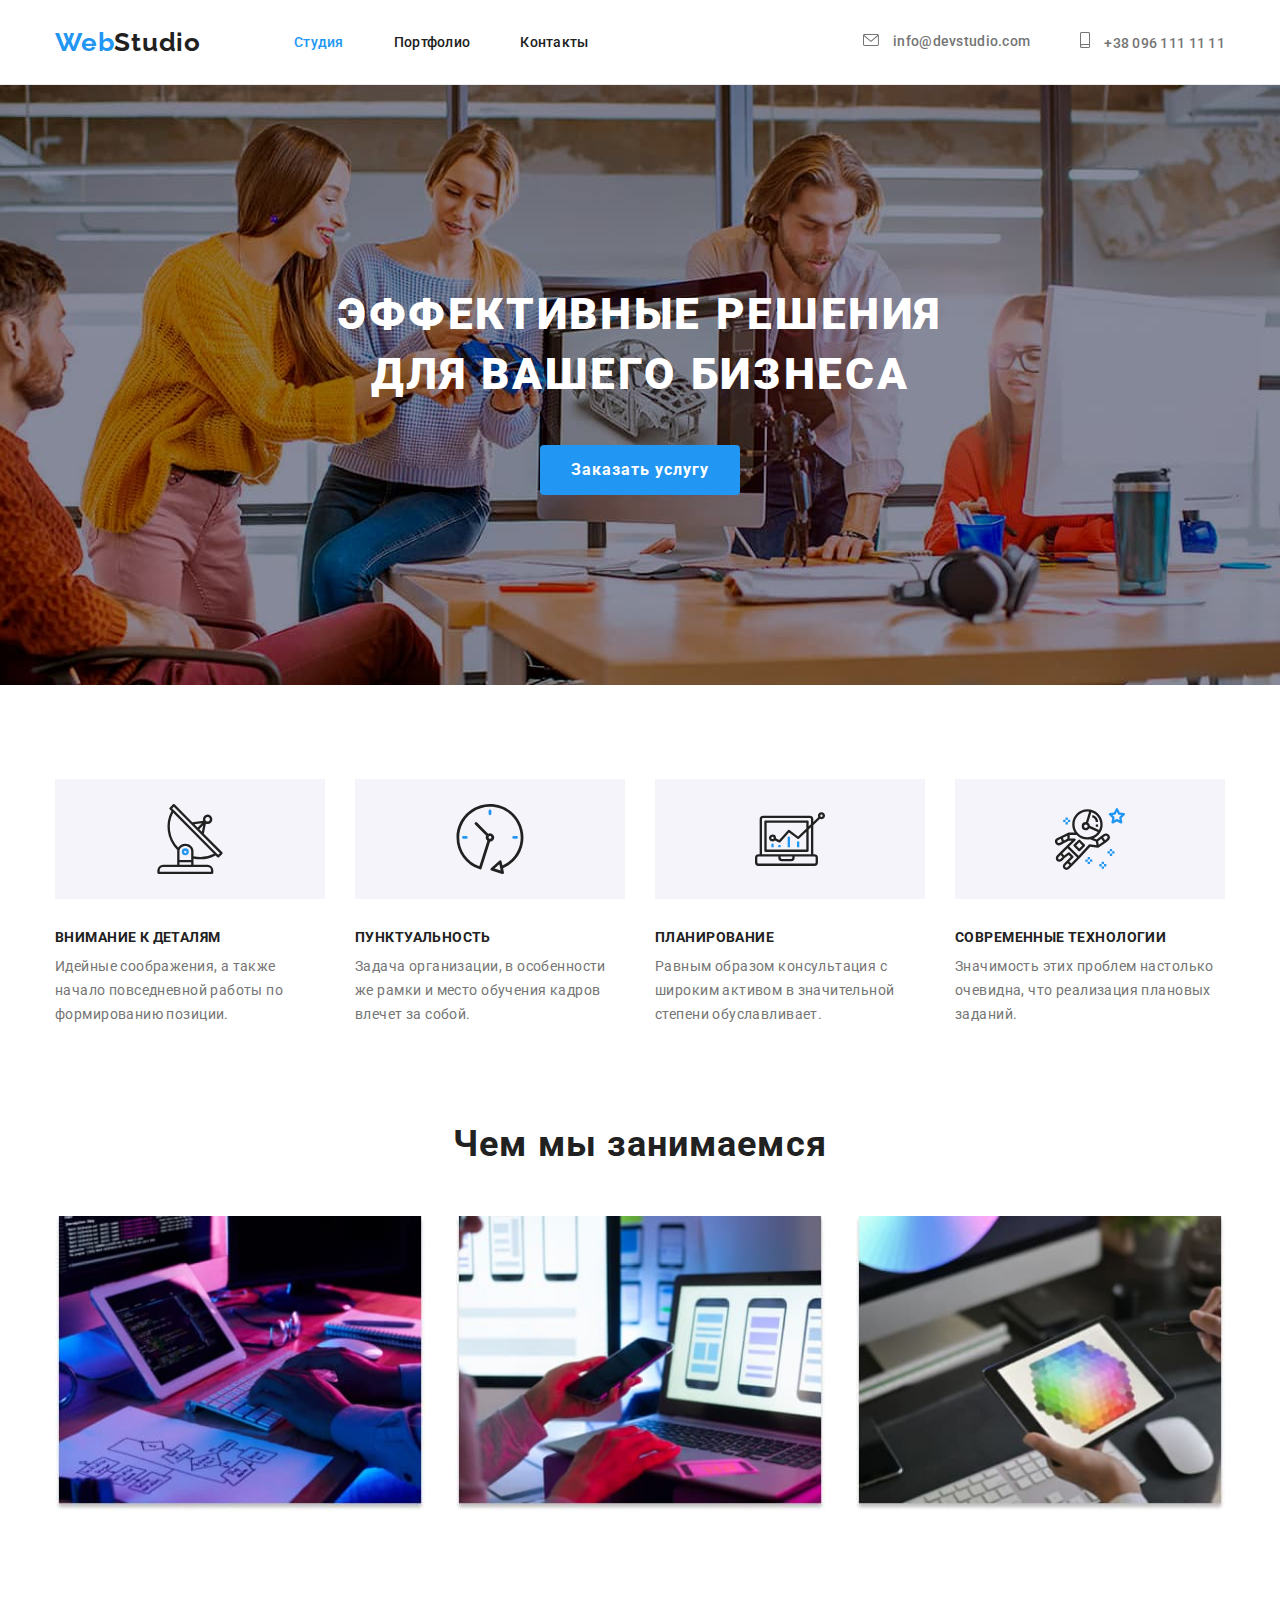
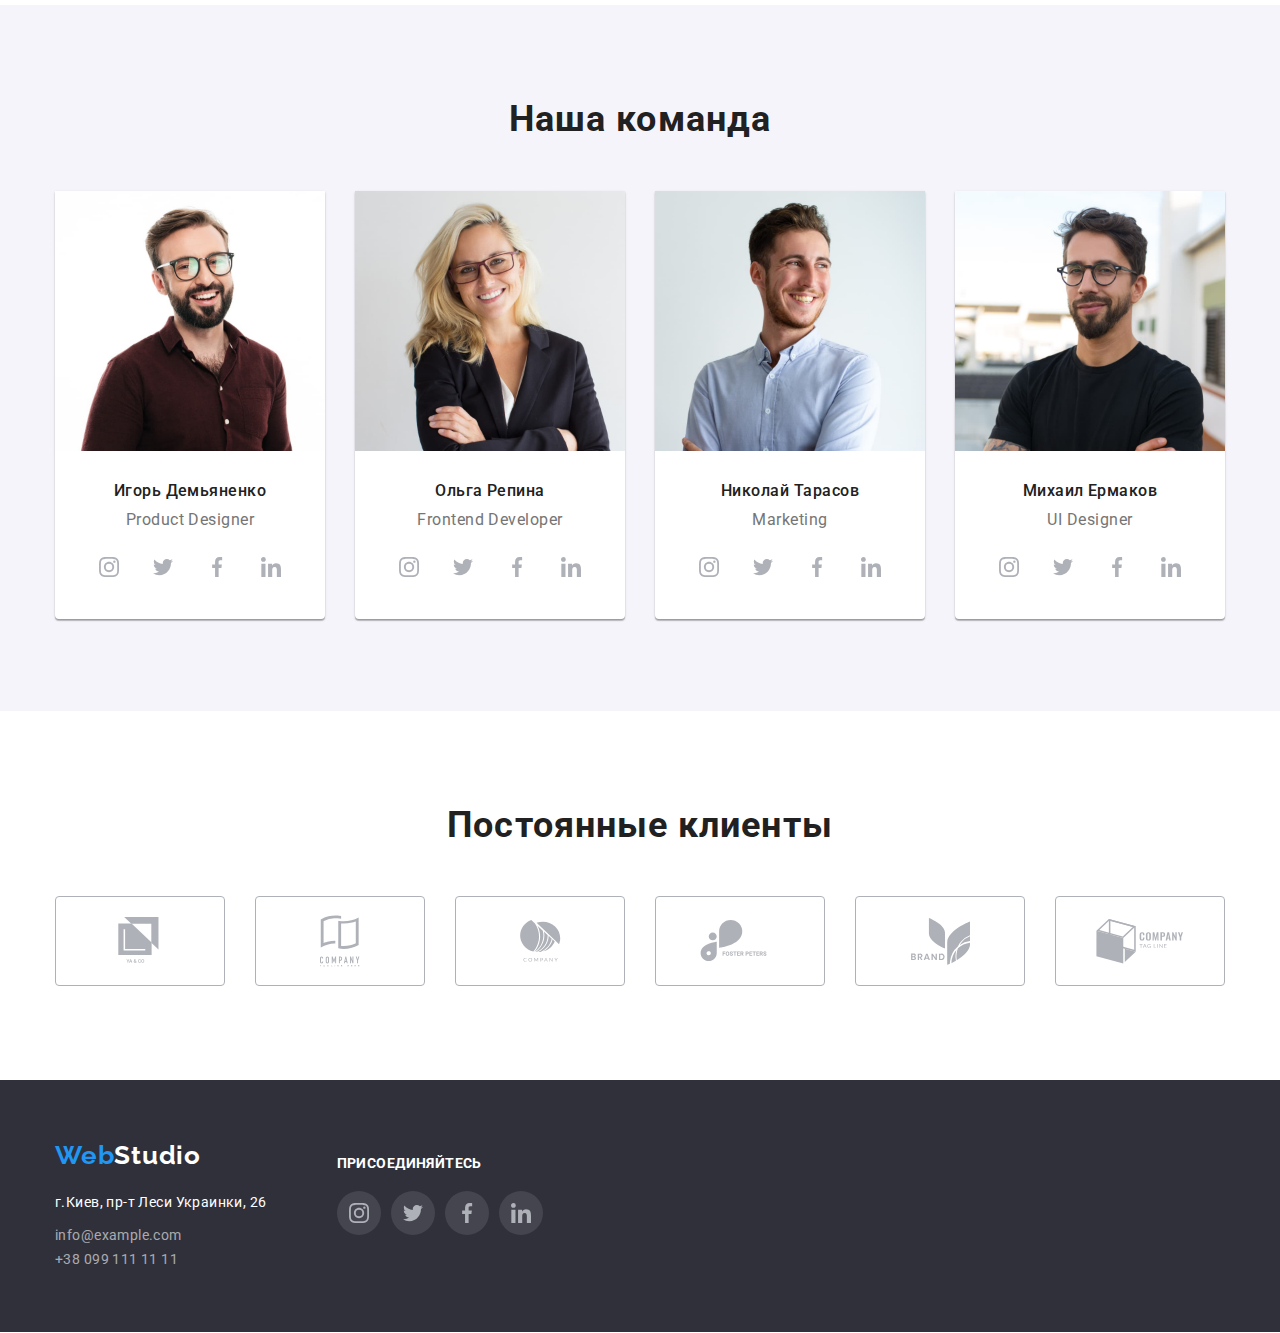
<file: index.html>
<!DOCTYPE html>
<html lang="ru">
  
<head>
    <meta charset="UTF-8">

    <meta name="viewport" content="width=device-width, initial-scale=1.0">
    <title>Document</title>
    <link rel="stylesheet" href="https://cdnjs.cloudflare.com/ajax/libs/modern-normalize/1.0.0/modern-normalize.css">
   
    <link 
    href="https://fonts.googleapis.com/css2?family=Raleway:wght@700&family=Roboto:wght@400;500;700;900&display=swap" rel="stylesheet">
<link rel="stylesheet" href="./css/studio.css">
</head>
<body>
   <!--header--> 
   <header class="header">
    <div class="container">
    <nav class="navigation" lang="en">
      <a class="logo link" href="./index.html">
        Web<span class="logo-light-theme">Studio</span>
      </a>
      <ul class="navigation-list list">
        <li class="navigation-list-item">
          <a class="navigation-list-link-s link" href="">Студия</a> </li>
        <li class="navigation-list-item">
          <a class="navigation-list-link link" href="./portfolio.html">Портфолио</a> </li>
        <li class="navigation-list-item">
          <a class="navigation-list-link link" href="">Контакты</a> </li>
      </ul>
    </nav>

       <address class="address">
         <ul class="address-light-theme list">
           <li class="contact-list-item"><a class="contact-list-link" href="">
            <svg width="16" height="12" class="contact-list-svg">
              <use href="./images/sprite.svg#icon-envelope">
     
              </use> </svg></a>
           
             <a class="address-light-theme-mail link" href="mailto:info@devstudio.com"  >info@devstudio.com
         
           </a></li>
           <li class="contact-list-item"><a class="contact-list-link" href="">
            <svg width="10" height="16" class="contact-list-svg">
              <use href="./images/sprite.svg#icon-smartphone">
     
              </use> </svg></a>
            <a class="address-light-theme-tel link" href="tel:+380961111111">+38 096 111 11 11</a></li>
        </ul>
       </address>
     </div>
   </header>
<main>
  <!--hero-->
 


  <section class="hero">
    <div class="overlay">
    <div class="container">
      
    <h1 class="title">Эффективные решения <br> для вашего бизнеса</h1>
    <a class="button link" href="">Заказать услугу</a> 
  </div>
  </section>
  <!--advantages-->
  <section>
    <div class="container">
    <h2 class="is-hidden">преимущества</h2>
    <ul class="advantages-item">
      <li class="advantages list icon-antenna">
    <h3 class="mini-subtitle">Внимание к деталям</h3>
    <p class="advantages-description">
      Идейные соображения, а также начало повседневной работы по формированию позиции.
    </p>
  </li>
  <li class="advantages list icon-clock">
    <h3 class="mini-subtitle">Пунктуальность</h3>
    <p class="advantages-description">
      Задача организации, в особенности же рамки и место обучения кадров влечет за собой.
    </p>
  </li>
  <li class="advantages list icon-diagram">
    <h3 class="mini-subtitle">Планирование</h3>
    <p class="advantages-description">
      Равным образом консультация с широким активом в значительной степени обуславливает.
    </p>
  </li>
  <li class="advantages list icon-astronaut">
    <h3 class="mini-subtitle">Современные технологии</h3>
    <p class="advantages-description">
      Значимость этих проблем настолько очевидна, что реализация плановых заданий.
    </p>
  </li>
  </ul>
</div>
  </div>
  </section>

  <!-- examples -->
  
  <section>
    <div class="container">
    <h2 class="subtitle">Чем мы занимаемся</h2>
    <ul class="examples-item">
      <li class="examples list"><img src="./images/examples/pc.jpg" alt="работа с ПК" width="370"/></li>
      <li class="examples list"><img src="./images/examples/mobile.jpg" alt="работа с мобильными приложениями" width="370"/></li>
      <li class="examples list"><img src="./images/examples/tablet.jpg" alt="работа с планшетами" width="370"/></li>
    </ul>
  </div>
  </section>
  <!--team-->
  <section class="team">
    <div class="container">
    <h2 class="team-subtitle">Наша команда</h2>
    <ul class="team-item">
           
        <li class="team-image list">
          <img src="./images/team/Demyanenko.jpg"  alt="фото Игоря Демьяненко" width="270" height="260"/>
         
      <h3 class="team-mini-subtitle">Игорь Демьяненко</h3>
      <p class="team-description" lang="en">Product Designer</p>

      <ul class="social-list list">
        <li class="social-list-item"><a class="social-list-link" href="">
          <svg class="social-list-svg" width="20" height="20">
            <use href="./images/sprite.svg#icon-instagram">

            </use>

          </svg>
        </a></li>
        <li class="social-list-item"><a class="social-list-link" href="">
          <svg class="social-list-svg" width="20" height="20">
            <use href="./images/sprite.svg#icon-twitter">

            </use>

          </svg>
        </a></li>
          <li class="social-list-item"><a class="social-list-link" href="">
            <svg class="social-list-svg" width="20" height="20">
              <use href="./images/sprite.svg#icon-facebook">
  
              </use>
  
            </svg>
          </a></li>
       <li class="social-list-item"><a class="social-list-link" href="">
        <svg class="social-list-svg" width="20" height="20">
          <use href="./images/sprite.svg#icon-linkedin">

          </use>

        </svg>
       </a></li>
      </ul>

      </li> 
      <li class="team-image list"> 
        <img src="./images/team/Repina.jpg" alt="фото Ольги Репиной" width="270" height="260" />
        <h3 class="team-mini-subtitle">Ольга Репина</h3>
        <p class="team-description" lang="en">Frontend Developer</p>
        <ul class="social-list list">
          <li class="social-list-item"><a class="social-list-link" href="">
            <svg class="social-list-svg" width="20" height="20">
              <use href="./images/sprite.svg#icon-instagram">
  
              </use>
  
            </svg>
          </a></li>
          <li class="social-list-item"><a class="social-list-link" href="">
            <svg class="social-list-svg" width="20" height="20">
              <use href="./images/sprite.svg#icon-twitter">
  
              </use>
  
            </svg>
          </a></li>
            <li class="social-list-item"><a class="social-list-link" href="">
              <svg class="social-list-svg" width="20" height="20">
                <use href="./images/sprite.svg#icon-facebook">
    
                </use>
    
              </svg>
            </a></li>
         <li class="social-list-item"><a class="social-list-link" href="">
          <svg class="social-list-svg" width="20" height="20">
            <use href="./images/sprite.svg#icon-linkedin">
  
            </use>
  
          </svg>
         </a></li>
        </ul>
      </li>
      
        <li class="team-image list"> 
          <img src="./images/team/Tarasov.jpg" alt="фото Николая Тарасова" width="270" height="260" />
          <h3 class="team-mini-subtitle">Николай Тарасов</h3>
          <p class="team-description" lang="en">Marketing</p>
          <ul class="social-list list">
            <li class="social-list-item"><a class="social-list-link" href="">
              <svg class="social-list-svg" width="20" height="20">
                <use href="./images/sprite.svg#icon-instagram">
    
                </use>
    
              </svg>
            </a></li>
            <li class="social-list-item"><a class="social-list-link" href="">
              <svg class="social-list-svg" width="20" height="20">
                <use href="./images/sprite.svg#icon-twitter">
    
                </use>
    
              </svg>
            </a></li>
              <li class="social-list-item"><a class="social-list-link" href="">
                <svg class="social-list-svg" width="20" height="20">
                  <use href="./images/sprite.svg#icon-facebook">
      
                  </use>
      
                </svg>
              </a></li>
           <li class="social-list-item"><a class="social-list-link" href="">
            <svg class="social-list-svg" width="20" height="20">
              <use href="./images/sprite.svg#icon-linkedin">
    
              </use>
    
            </svg>
           </a></li>
          </ul>
      </li>
    
        <li class="team-image list"> 
          <img src="./images/team/Ermakov.jpg" alt="фото Михаила Ермакова" width="270" height="260" />
          <h3 class="team-mini-subtitle">Михаил Ермаков</h3>
          <p class="team-description" lang="en">UI Designer</p>
          <ul class="social-list list">
            <li class="social-list-item"><a class="social-list-link" href="">
              <svg class="social-list-svg" width="20" height="20">
                <use href="./images/sprite.svg#icon-instagram">
    
                </use>
    
              </svg>
            </a></li>
            <li class="social-list-item"><a class="social-list-link" href="">
              <svg class="social-list-svg" width="20" height="20">
                <use href="./images/sprite.svg#icon-twitter">
    
                </use>
    
              </svg>
            </a></li>
              <li class="social-list-item"><a class="social-list-link" href="">
                <svg class="social-list-svg" width="20" height="20">
                  <use href="./images/sprite.svg#icon-facebook">
      
                  </use>
      
                </svg>
              </a></li>
           <li class="social-list-item"><a class="social-list-link" href="">
            <svg class="social-list-svg" width="20" height="20">
              <use href="./images/sprite.svg#icon-linkedin">
    
              </use>
    
            </svg>
           </a></li>
          </ul>
      </li>
  
    </ul>
  </div>
  </section>
  <!--client-->
  <section class="client">
    <div class="container">
    <h2 class="client-subtitle">Постоянные клиенты</h2>
    <ul class="client-item list">
                  
        <li class="client-list-item"><a class="client-list-link" href="">
          <svg  class="client-list-svg" width="45px" height="49px">
            <use href="./images/sprite.svg#icon-logo-1">

            </use>

          </svg>
        </a></li>
        <li class="client-list-item"><a class="client-list-link" href="">
          <svg class="client-list-svg" width="40px" height="452px">
            <use href="./images/sprite.svg#icon-logo-2">

            </use>

          </svg>
        </a></li>
        <li class="client-list-item"><a class="client-list-link" href="">
          <svg class="client-list-svg" width="41px" height="42px">
            <use href="./images/sprite.svg#icon-logo-3">

            </use>

          </svg>
        </a></li>
        <li class="client-list-item"><a class="client-list-link" href="">
          <svg class="client-list-svg" width="80px" height="42px">
            <use href="./images/sprite.svg#icon-logo-4">

            </use>

          </svg>
        </a></li>
        <li class="client-list-item"><a class="client-list-link" href="">
          <svg class="client-list-svg" width="59px" height="47px">
            <use href="./images/sprite.svg#icon-logo-5">

            </use>

          </svg>
        </a></li>
        <li class="client-list-item"><a class="client-list-link" href="">
          <svg class="client-list-svg" width="88px" height="45px">
            <use href="./images/sprite.svg#icon-logo-6">

            </use>

          </svg>
        </a></li>
    </ul>
    </div>
  </section>

</main>
<!--Footer-->
<footer class="footer">
 
  <div class="container">
    <div class="left-side"> 
   
  <nav lang="en">
    <a class="logo-footer link" href="./index.html">
       Web<span class="logo-dark-theme">Studio</span>
        </a>
    </nav>
  
 
    <address class="address">
      <ul class="address-list list">
        <li class="address-dark-theme-item" >г.Киев, пр-т Леси Украинки, 26</li>
        <li class="address-list-item" lang="en">
            <a class="address-dark-theme-mail link" href="mailto:info@example.com">info@example.com</a></li>
        <li class="address-list-item"> 
            <a class="address-dark-theme-tel link" href="tel:+380991111111">+38 099 111 11 11</a></li>
     </ul>
    </address>
  </div>
  <div class="right-side">
  
 
    <h3 class="subtitle-fon">присоединяйтесь</h3>
    <ul class="forma-list list">
      <li class="forma-list-item"><a class="forma-list-link" href="">
        <svg class="forma-list-svg">
          <use href="./images/sprite.svg#icon-instagram">

          </use>

        </svg>
      </a></li>
      <li class="forma-list-item"><a class="forma-list-link" href="">
        <svg class="forma-list-svg">
          <use href="./images/sprite.svg#icon-twitter">

          </use>

        </svg>
      </a></li>
        <li class="forma-list-item"><a class="forma-list-link" href="">
          <svg class="forma-list-svg">
            <use href="./images/sprite.svg#icon-facebook">

            </use>

          </svg>
        </a></li>
     <li class="forma-list-item"><a class="forma-list-link" href="">
      <svg class="forma-list-svg">
        <use href="./images/sprite.svg#icon-linkedin">

        </use>

      </svg>
     </a></li>
    </ul>
  </li>
 
</div>
</footer>
</body>
</html>
</file>
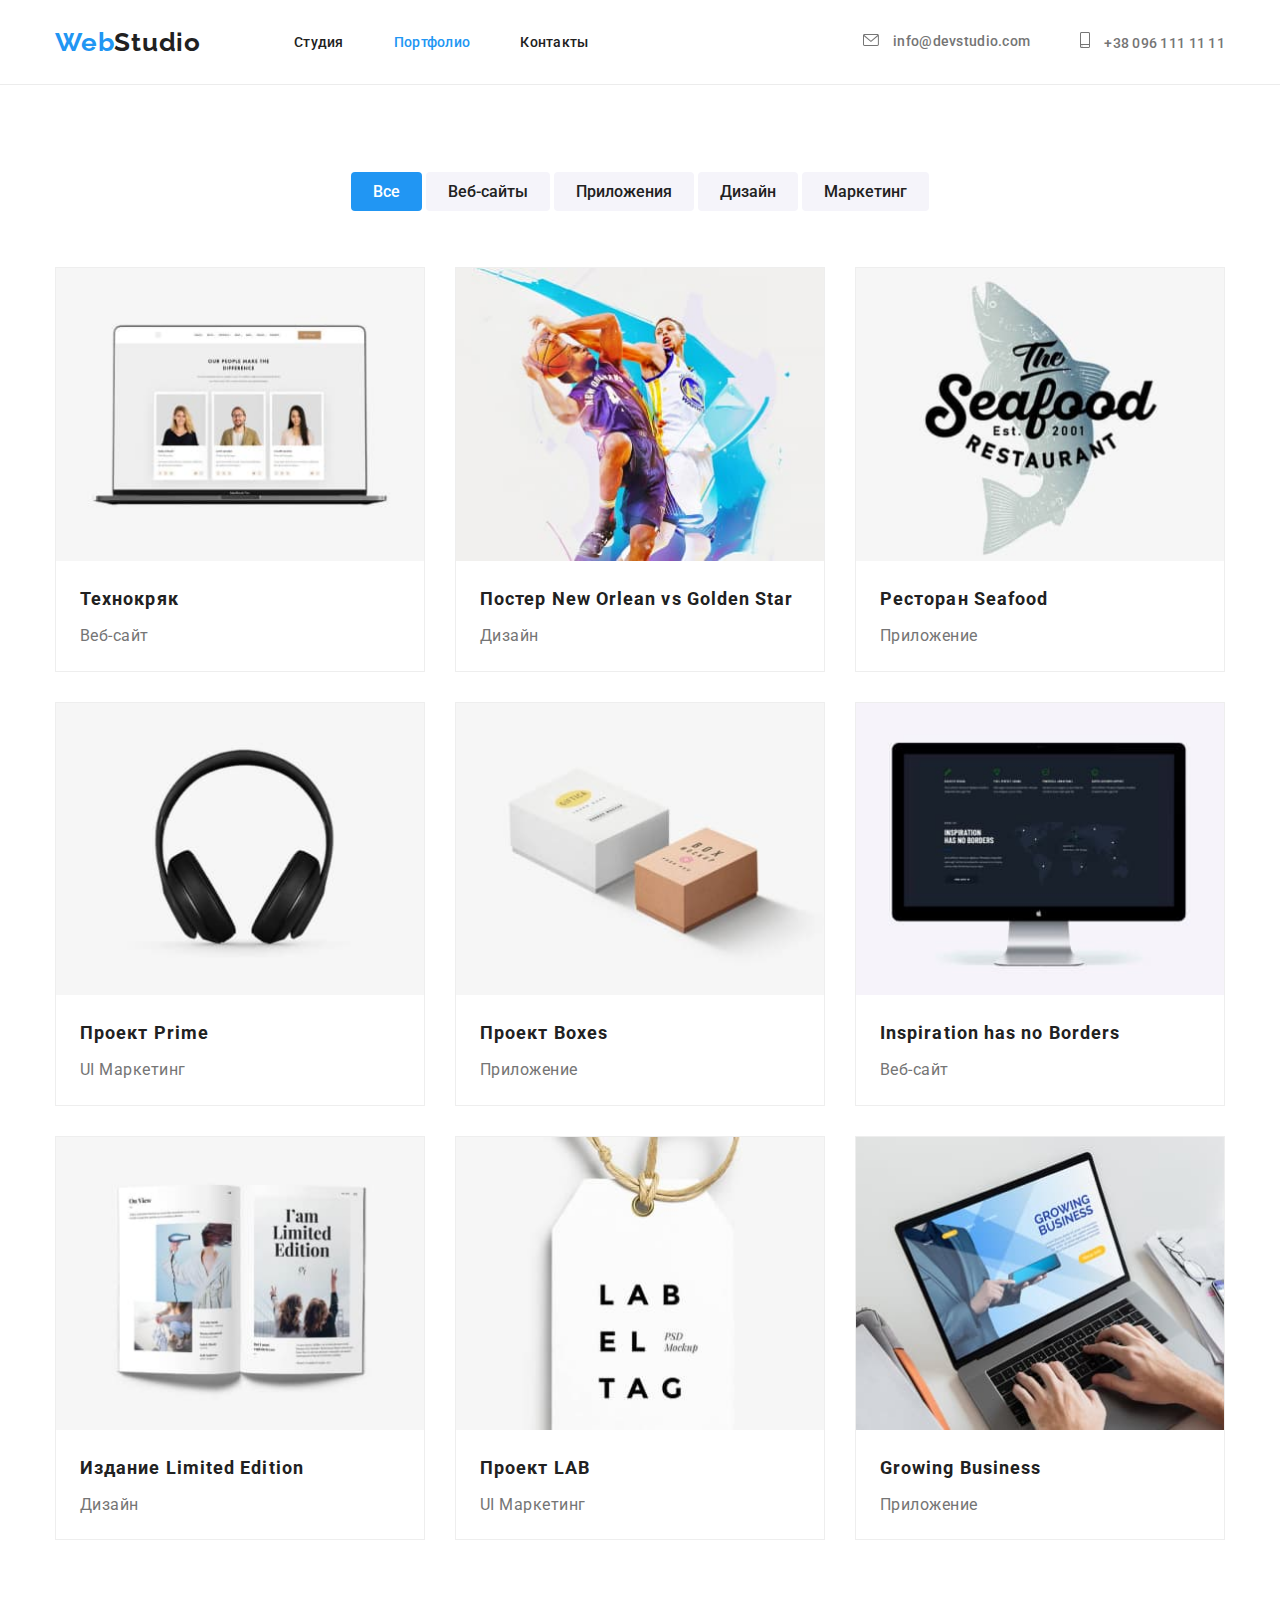
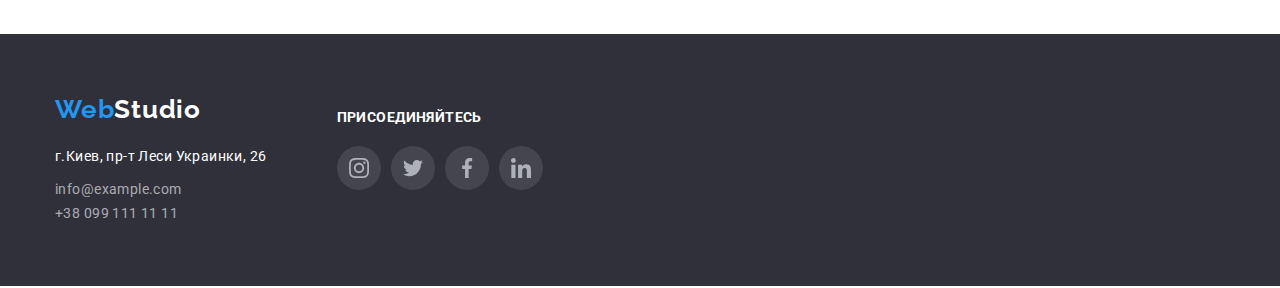
<file: portfolio.html>
<!DOCTYPE html>
<html lang="ru">
  
<head>
    <meta charset="UTF-8">
    <meta name="viewport" content="width=device-width, initial-scale=1.0">
    <title>Document</title>
    <link rel="stylesheet" href="https://cdnjs.cloudflare.com/ajax/libs/modern-normalize/1.0.0/modern-normalize.css">
   
    <link 
    href="https://fonts.googleapis.com/css2?family=Raleway:wght@700&family=Roboto:wght@400;500;700;900&display=swap" rel="stylesheet">
<link rel="stylesheet" href="./css/style.css">
</head>
<body>
    <!--header--> 
    <header class="header">
      <div class="container">
      <nav class="navigation" lang="en">
        <a class="logo link" href="./index.html">
          Web<span class="logo-light-theme">Studio</span>
        </a>
        <ul class="navigation-list list">
          <li class="navigation-list-item">
            <a class="navigation-list-link link" href="./index.html">Студия</a> </li>
          <li class="navigation-list-item">
            <a class="navigation-list-link-p link" href="">Портфолио</a> </li>
          <li class="navigation-list-item">
            <a class="navigation-list-link link" href="">Контакты</a> </li>
        </ul>
      </nav>
  
         <address class="address">
           
           <ul class="address-light-theme list">
            
             <li class="contact-list-item"><a class="contact-list-link" href="">
              <svg width="16" height="12" class="contact-list-svg">
                <use href="./images/sprite.svg#icon-envelope">
       
                </use> </svg></a>
             
               <a class="address-light-theme-mail link" href="mailto:info@devstudio.com"  >info@devstudio.com
           
             </a></li>
             
             <li class="contact-list-item"><a class="contact-list-link" href="">
              <svg width="10" height="16" class="contact-list-svg">
                <use href="./images/sprite.svg#icon-smartphone">
       
                </use> </svg></a>
              <a class="address-light-theme-tel link" href="tel:+380961111111">+38 096 111 11 11</a></li>       </ul>
         </address>
       </div>
     </header>
  <main>

  <!--galery-->
  <section class="galery">
  <div class="container">
    <nav class="navigation-galery">
    <h1 class="title is-hidden">Галерея работ</h1>
 
    <ul class="galery-text list">
        <li class="galery-text align-center"><a class="button-a link" href="">Все</a> </li>
        <li class="galery-text align-center"><a class="button link" href="">Веб-сайты</a> </li>
        <li class="galery-text align-center"><a class="button link" href="">Приложения</a> </li>
        <li class="galery-text align-center"><a class="button link" href="">Дизайн</a></li>
        <li class="galery-text align-center"><a class="button link" href="">Маркетинг</a> </li>
        
  </ul>


</nav>
  
    <ul class="galery-list list">
           
        <li class="galery-list-item">
            <a class="galery-list-img link" href="">
          <img src="./images/galery/technokryak.jpg"  alt="Технокряк" width="368"/>
      <h2 class="subtitle ">Технокряк</h2>
      <p class="galery-description" >Веб-сайт</p></a>
      </li>
      <li class="galery-list-item"> 
          <a  class="galery-list-img link" href=""><img src="./images/galery/poster.jpg" alt="Постер New Orlean vs Golden Star" width="368"/>
        <h2 class="subtitle ">Постер <span lang="en"> New Orlean vs Golden Star</span></h2>
        <p class="galery-description">Дизайн</p></a>
      </li>
     
        <li class="galery-list-item">
            <a class="galery-list-img link" href=""> <img src="./images/galery/restoran.jpg" alt="Ресторан Seafood" width="368"/>
          <h2 class="subtitle ">Ресторан <span lang="en">Seafood</span></h2>
          <p class="galery-description">Приложение</p></a>
      </li>
      <li class="galery-list-item">
         <a class="galery-list-img link" href=""><img src="./images/galery/prime.jpg" alt="Проект Prime" width="368"/>
          <h2 class="subtitle ">Проект <span lang="en"> Prime</span></h2>
          <p class="galery-description">UI Маркетинг</p></a>
      </li>
      <li class="galery-list-item">
         <a class="galery-list-img link" href=""><img src="./images/galery/boxes.jpg" alt="Проект Boxes" width="368"/>
          <h2 class="subtitle ">Проект <span lang="en">Boxes</span></h2>
          <p class="galery-description">Приложение</p></a>
      </li>
      <li class="galery-list-item">
          <a  class="galery-list-img link" href="">
        <img src="./images/galery/inspiration.jpg"  alt="Inspiration has no Borders" width="368"/>
          <h2 class="subtitle " lang="en">Inspiration has no Borders</h2>
          <p class="galery-description">Веб-сайт</p></a>
      </li> 
      <li class="galery-list-item">
           <a class="galery-list-img link" href=""><img src="./images/galery/edition.jpg" alt="Издание Limited Edition" width="368"/>
          <h2 class="subtitle " >Издание <span lang="en"> Limited Edition </span></h2>
          <p class="galery-description">Дизайн</p></a>
        
      </li>
     
        <li class="galery-list-item">
            <a class="galery-list-img link" href=""> <img src="./images/galery/projectlab.jpg" alt="Проект LAB" width="368"/>
          <h2 class="subtitle ">Проект <span lang="en"> LAB </span></h2>
          <p class="galery-description">UI Маркетинг</p></a>
      </li>
     
        <li class="galery-list-item"> 
            <a class="galery-list-img link" href=""><img src="./images/galery/business.jpg" alt="Growing Business" width="368"/>
          <h2 class="subtitle " lang="en"> Growing Business</h2>
          <p class="galery-description">Приложение</p></a>
      </li>
    </ul>
  </div>
  </section>
</div>

</main>
<!--Footer-->
<footer class="footer">
 
  <div class="container">
    <div class="left-side"> 
   
  <nav lang="en">
    <a class="logo-footer link" href="./index.html">
       Web<span class="logo-dark-theme">Studio</span>
        </a>
    </nav>
  
 
    <address class="address">
      <ul class="address-list list">
        <li class="address-dark-theme-item" >г.Киев, пр-т Леси Украинки, 26</li>
        <li class="address-list-item" lang="en">
            <a class="address-dark-theme-mail link" href="mailto:info@example.com">info@example.com</a></li>
        <li class="address-list-item"> 
            <a class="address-dark-theme-tel link" href="tel:+380991111111">+38 099 111 11 11</a></li>
     </ul>
    </address>
  </div>
  <div class="right-side">
  
 
    <h3 class="subtitle-fon">присоединяйтесь</h3>
    <ul class="forma-list list">
      <li class="forma-list-item"><a class="forma-list-link" href="">
        <svg class="forma-list-svg">
          <use href="./images/sprite.svg#icon-instagram">

          </use>

        </svg>
      </a></li>
      <li class="forma-list-item"><a class="forma-list-link" href="">
        <svg class="forma-list-svg">
          <use href="./images/sprite.svg#icon-twitter">

          </use>

        </svg>
      </a></li>
        <li class="forma-list-item"><a class="forma-list-link" href="">
          <svg class="forma-list-svg">
            <use href="./images/sprite.svg#icon-facebook">

            </use>

          </svg>
        </a></li>
     <li class="forma-list-item"><a class="forma-list-link" href="">
      <svg class="forma-list-svg">
        <use href="./images/sprite.svg#icon-linkedin">

        </use>

      </svg>
     </a></li>
    </ul>
  </li>
 
</div>
</footer>
</body>
</html>
</file>
<file: css/studio.css>
:root{
    --main-font: "Roboto",sans-serif;
    --secondary-font: "Raleway",sans-serif;
    --main-color: #212121;
    --link-color:  #757575;
    --accent-color: #2196F3; 
    --primary-color: #FFFFFF;
    --secondary-color: #F5F4FA;
    --shadow-color: rgba(255, 255, 255, 0.6);
      }
      *,
      *::before,
      *::after {
          margin: 0;
          padding: 0;
      }
    body {
      font-family: var(--main-font);  
    font-style: normal;}
    img {
        display: block;
      }
    
    .list {
     list-style: none;   }
    
    .link {
      text-decoration: none; }
    .address {
        font-style: normal;}
    .container {
    width: 1200px;
    padding: 0 15px;
    margin: 0 auto;
    align-items: center;
    
        }
      
    /*header*/
    .header {
        padding: 0px 0;
        border-bottom: 1px solid #ECECEC;
    }
    .header .container {
        display: flex;
     
    }
    .header .address {
        margin-left: auto;
      
    }
    .navigation {
        display: flex;
        align-items: center;
    }
    .navigation-list {
        display: flex;
    }
    .address-light-theme {
        display: flex;
        text-align: center;
        margin-bottom: 32px;
        margin-top: 32px;
          margin-right: 50;   
       
    }
    .address-light-theme-mail {
        
        
        margin-right: 50px;
    }
   
    .logo-light-theme {
        margin-right: 93px;
    }
    .navigation-list-item:not(:last-child) {
        margin-right: 50px;
    }

    .navigation-list-link,

    .address-light-theme-mail,
    .address-light-theme-tel,
    .navigation-list-link-s
     {
        font-weight: 500;
        font-size: 14px;
        line-height: 1.14;
        letter-spacing: 0.02em;
    }
    
    .navigation-list-link
   
    {
              
        color: var(--main-color);      
    }
    .navigation-list-link-s
   
    {
              
        color: var(--accent-color);      
    }
    .logo,
    .logo-footer
    {
        font-family: var(--secondary-font);
        font-weight: 700;
        font-size: 26px;
        line-height: 1.19;
        letter-spacing: 0.03em;
        color: var(--accent-color);
    }
    .logo-light-theme {
        color: var(--main-color);
    }
    
    .address-light-theme-mail,
    .address-light-theme-tel
   
   
    
    {
        color: var(--link-color);
    }
   
    
    .navigation-list-link:hover,
    .navigation-list-link:focus,
    .navigation-list-link-s:hover,
    .navigation-list-link-s:focus,
    .navigation-list-link-s:active,
    .address-light-theme-mail:hover,
    .address-light-theme-mail:focus,
    .address-light-theme-tel:hover,
    .address-light-theme-tel:focus
   
  
   
     {
        color: var(--accent-color);
    }
  
   
    .contact-list-item:hover .contact-list-svg,
    .contact-list-item:focus .contact-list-svg
     {
        fill: var(--accent-color);}

  .contact-list-item:hover .address-light-theme-mail,
 .contact-list-item:focus .address-light-theme-mail,
 .contact-list-item:active .address-light-theme-mail
           { color: var(--accent-color);
             }
 .contact-list-item:hover .address-light-theme-tel,
 .contact-list-item:focus .address-light-theme-tel,
 .contact-list-item:active .address-light-theme-tel
           { color: var(--accent-color);
                  }
       
      .contact-list-link {
          display: inline-flex;
          align-items: center;
          justify-content: center;
        
          margin-right: 10px;
      }
    .contact-list-svg {
        fill: #757575;
    }
 
  
   
    /*end header*/

   /*button*/
  .button { 
    font-weight: 700;
    font-size: 16px;
     line-height: 1.87;      
        letter-spacing: 0.06em;
        height: 50px;
        min-width: 200px;
        padding: 10px;
        margin-top: 40px;
        align-items: center;
        text-align: center;
        border-radius: 4px;
       
        color: var(--primary-color);
        background-color: var(--accent-color);} 
/*end button*/

/*overlay*/
.overlay {
    height: 600px;
   
    margin-left:auto;
    margin-right: auto;
    background-image: linear-gradient(to right, rgba(47, 48, 58, 0.4), rgba(47, 48, 58, 0.4), url('../images/fon/fon.jpg'));
    background-image: url('../images/fon/fon.jpg');
    background-repeat: no-repeat;
    background-size: cover;
    background-position: center;
   
   
}
    /*hero*/
    .hero .container {
        display: flex;
        flex-direction: column;
        height: 600px;
        flex-wrap: wrap;
      
        padding-top: 200px;
      
        
    }
    .title{        
font-weight: 900;
font-size: 44px;
line-height: 1.36;
letter-spacing: 0.06em;
text-transform: uppercase;
text-align: center;


color: var(--primary-color);
 }
/*end hero*/

/*advantages*/
.advantages::before {
display: block;
content: "";
height: 120px;

background-repeat: no-repeat;
background-position: center;
background-color: #F5F4FA; 
margin-bottom: 30px;}
.icon-antenna::before {
    background-image: url(../images/icon/antenna\ 1.svg);
    
}
.icon-clock::before {
    background-image: url(../images/icon/clock\ 1.svg);
}
.icon-diagram::before {
    background-image: url(../images/icon/diagram\ 1.svg);
}
.icon-astronaut::before {
    background-image: url(../images/icon/astronaut\ 1.svg);
}
.is-hidden {
    display: none;
}
.advantages .container {
    display: flex;
   
    
}
.advantages-item:not(:last-child) {
    margin-right: 50px;
}  
.advantages-item {
    display: flex; 
    justify-content: space-between;
    margin-top: 94px;
    margin-bottom:94px;
    
  
}
.mini-subtitle {
    
font-weight: 700;
font-size: 14px;
line-height: 1.14x;
letter-spacing: 0.03em;
text-transform: uppercase;
margin-bottom: 10px;

color: var(--main-color);

}
.advantages-description {
   
font-weight: 400;
font-size: 14px;
line-height: 1.71;
letter-spacing: 0.03em;
width: 270px;
height: 75px;

color: var(--link-color);

}
/* end advantages*/  

/*examples*/
.examples .container {
    display: flex; 
    
 
 
}

.subtitle {
       
    text-align: center;
    margin-top: 47px;
    margin-bottom: 50px;
   font-weight: 700;
   font-size: 36px;
   
   letter-spacing: 0.03em;
   color: var(--main-color);
}


.examples-item {
    display: flex;
    justify-content: space-between;
    flex-direction: row;
    margin-bottom: 94px;}

.example-item:not(:last-child) {
        margin-right: 30px;
}
/*end examples*/

/*team*/
.team {
    background: #F5F4FA;
    margin-left: auto;
    margin-right: auto;
}
.team .container {
    flex-direction: column;
    flex-wrap: wrap;
    justify-content: space-between;
  
}
.team-item {
    display: flex;
    justify-content: space-between;
    flex-direction: row;
    padding-bottom: 92px;
    
}
.team-image {
    border-radius: 0px 0px 4px 4px;
    background: #FFFFFF;
    box-shadow: 0px 1px 3px rgba(0, 0, 0, 0.12), 0px 1px 1px rgba(0, 0, 0, 0.14), 0px 2px 1px rgba(0, 0, 0, 0.2);
}

.team-item:not(:last-child) {
        margin-right: 30px;
}
.team-subtitle {
   
    font-weight: 700;
    font-size: 36px;
  
    letter-spacing: 0.03em;
    color: var(--main-color);
    text-align: center;
   padding-top: 94px;
    padding-bottom: 50px;}

    .team-mini-subtitle {
       
font-weight: 500;
font-size: 16px;
line-height: 1.19;
letter-spacing: 0.03em;
color: var(--main-color);
text-align: center;
margin-top: 30px;
margin-bottom: 10px;
    }
    .team-description {
       
font-weight: 400;
font-size: 16px;
line-height: 1.19;
letter-spacing: 0.03em;
color: var(--link-color); 
text-align: center;
margin-bottom: 16px;}

.social-list {
    display: flex;
    justify-content: space-between;
    align-self: center;
    margin-right: 32px;
    margin-left: 32px;
    margin-bottom: 30px;
}
.social-list-link {
    display: flex;
    justify-content: center;
    align-items: center;
   
    width: 44px;
    height: 44px;
    border-radius: 50%;
    background-color: #FFFFFF;
}
.social-list-link:hover {
    background-color: var(--accent-color);
}
.social-list-link:hover .social-list-svg{
    fill: var(--primary-color);
}

.social-list-svg {
   
    fill:  #afb1b8;
    
}
    /* end team*/

    /*client*/
    .client .container {
        flex-direction: column;
        flex-wrap: wrap;
        justify-content: space-between;
       
      
    }
    .client-subtitle {
   
        font-weight: 700;
        font-size: 36px;
      
        letter-spacing: 0.03em;
        color: var(--main-color);
        text-align: center;
       padding-top: 94px;
        padding-bottom: 50px;}

        .client-item {
            display: flex;
            justify-content: space-between;
            flex-direction: row;
            padding-bottom: 94px;
            
            
        }
        .client-list {
            display: flex;
            justify-content: space-between;
            
            
        }
        .client-list-link {
            display: flex;
            justify-content: center;
            align-items: center;
            background-size: contain;
           width: 170px;
           height: 90px;
           border: 1px solid #AFB1B8;
           box-sizing: border-box;
           border-radius: 4px;
           background-color: #FFFFFF;
            
            
        }
        .client-list-link:hover {
            background-color: var(--primary-color);
            border: 1px solid #2196F3;
        }
        .client-list-link:hover .client-list-svg{
           
            fill: var(--accent-color);
          
        }
        .client-list-svg {
            
            fill: #AFB1B8;
        
        }
      

    /*footer*/
  
  .footer {
    background-color: #2F303A;
    margin-left: auto;
   margin-right: auto;
  }
  .footer .container {
    display: flex;
    
    align-items: flex-start;
    height: 252px;
   
}
 

 
.social {
    display: flex;
    justify-content: space-between;
width: 206px;


}

.social-item  {
    display: inline-flex;
    width: 44px;
    height: 44px;
    border-radius: 50%;
    background-color: rgba(255, 255, 255,  0.1);
       
    align-items: center;
    text-align: center;
  justify-content: center;}
  .social-item svg {
    width: 20px;
    height: 20px;
  }

.social-item:not(:last-child) {
    margin-right: 10px;}
   
.social-item:hover svg {
   
  
    background-color: #2196F3;
}

 .logo-footer {
    display: flex;
    align-items: flex-start;
    
    padding-top: 60px;
    padding-bottom: 20px;
 }  
        
  .logo-dark-theme {
    color: var(--primary-color);
    
}
.address-list:not(:last-child) {
    margin-right: 30px;}
.address-list {
    display: flex; 
    flex-direction: column;
    justify-content: flex-start;
    padding-bottom: 60px;
  
   
}
.address-dark-theme-mail,
.address-dark-theme-tel,
.address-dark-theme-item {
    font-weight: 400;
    font-size: 14px;
    line-height: 1.71;
    letter-spacing: 0.03em;
}
.address-dark-theme-mail,
.address-dark-theme-tel,
.address-dark-theme-item:not(:last-child) {
    padding-bottom: 9px;}

.address-dark-theme-item {
color: var(--primary-color);
}

.address-dark-theme-mail,
.address-dark-theme-tel {
  color: var(--shadow-color);

}
.subtitle-fon {
    font-weight: 700;
    font-size: 14px;
    line-height: 1.14x;
    letter-spacing: 0.03em;
    text-transform: uppercase;
    margin-bottom: 20px;
   
    margin-top: 75px;
    color: var(--primary-color);  }

    .forma-list {
        display: flex;
     
        
        margin-bottom: 98px;
    }

    .forma-list-link {
        display: flex;
        justify-content: center;
        align-items: center;
        width: 44px;
        height: 44px;
        border-radius: 50%;
        background: rgba(255, 255, 255, 0.1);
       
    }
    .forma-list-item:not(:last-child) {
        margin-right: 10px;
    } 
    .forma-list-link:hover {
        background-color: var(--accent-color);
    }
    .forma-list-link:hover .forma-list-svg{
        fill: var(--primary-color);
    }
    
    .forma-list-svg {
        width: 20px;
        height: 20px;
        fill:  #afb1b8;
}
.right-side {
   padding-left: 70px;
   display: block;
    align-items: flex-start;
}
/*footer*/
</file>
<file: css/style.css>
:root{
  --main-font: "Roboto",sans-serif;
  --secondary-font: "Raleway",sans-serif;
  --main-color: #212121;
  --link-color:  #757575;
  --accent-color: #2196F3; 
  --primary-color: #FFFFFF;
  --secondary-color: #F5F4FA;
  --shadow-color: rgba(255, 255, 255, 0.6);
    }
    *,
    *::before,
    *::after {
        margin: 0;
        padding: 0;
    }
  body {
    font-family: var(--main-font);  
  font-style: normal;}
  img {
      display: block;
    }
  
  .list {
   list-style: none;   }
  
  .link {
    text-decoration: none; }
  .address {
      font-style: normal;}
  .container {
  width: 1200px;
  padding: 0 15px;
  margin: 0 auto;
  align-items: center;
  
      }
    
  /*header*/
  .header {
      padding: 0px 0;
      border-bottom: 1px solid #ECECEC;
  }
  .header .container {
      display: flex;
   
  }
  .header .address {
      margin-left: auto;
    
  }
  .navigation {
      display: flex;
      align-items: center;
  }
  .navigation-list {
      display: flex;
  }
  .address-light-theme {
      display: flex;
      text-align: center;
      margin-bottom: 32px;
      margin-top: 32px;
        margin-right: 50;   
     
  }
  .address-light-theme-mail {
      
      
      margin-right: 50px;
  }
 
  .logo-light-theme {
      margin-right: 93px;
  }
  .navigation-list-item:not(:last-child) {
      margin-right: 50px;
  }

  .navigation-list-link,

  .address-light-theme-mail,
  .address-light-theme-tel,
  .navigation-list-link-p
   {
      font-weight: 500;
      font-size: 14px;
      line-height: 1.14;
      letter-spacing: 0.02em;
  }
  
  .navigation-list-link
 
  {
            
      color: var(--main-color);      
  }
  .navigation-list-link-p
 
  {
            
      color: var(--accent-color);      
  }
  .logo,
  .logo-footer
  {
      font-family: var(--secondary-font);
      font-weight: 700;
      font-size: 26px;
      line-height: 1.19;
      letter-spacing: 0.03em;
      color: var(--accent-color);
  }
  .logo-light-theme {
      color: var(--main-color);
  }
  
  .address-light-theme-mail,
  .address-light-theme-tel
 
 
  
  {
      color: var(--link-color);
  }
 
  
  .navigation-list-link:hover,
  .navigation-list-link:focus,
  .navigation-list-link:active,
  .navigation-list-link-p:hover,
  .navigation-list-link-p:focus,
  .navigation-list-link-p:active,
  .address-light-theme-mail:hover,
  .address-light-theme-mail:focus,
  .address-light-theme-tel:hover,
  .address-light-theme-tel:focus
 

 
   {
      color: var(--accent-color);
  }

 
  .contact-list-item:hover .contact-list-svg,
  .contact-list-item:focus .contact-list-svg,
  .contact-list-item:active .contact-list-svg
   
   {
      fill: var(--accent-color);} 
   
  .contact-list-item:hover .address-light-theme-mail,
  .contact-list-item:focus .address-light-theme-mail,
  .contact-list-item:active .address-light-theme-mail
       { color: var(--accent-color);
       }
 .contact-list-item:hover .address-light-theme-tel,
 .contact-list-item:focus .address-light-theme-tel,
 .contact-list-item:active .address-light-theme-tel
     { color: var(--accent-color);
            }

    .contact-list-link {
        display: inline-flex;
        align-items: center;
        justify-content: center;
      
        margin-right: 10px;
    }
   
        

  .contact-list-svg {
      fill: #757575;
  }


 
  /*end header*/

/*button*/
.button {
font-weight: 500;
font-size: 16px;
line-height: 1.63;




padding: 10px 22px;


text-align: center;
border-radius: 4px;



color: var(--main-color);
background-color: var(--secondary-color);
}

.button:hover,
.button:focus {
color: var(--primary-color);
background-color: var(--accent-color);}

.button-a {
  font-weight: 500;
font-size: 16px;
line-height: 1.63;
padding: 10px 22px;
text-align: center;
border-radius: 4px;

  color: var(--primary-color);
background-color: var(--accent-color);}


/*end button*>

/*galery*/
.is-hidden {
  display: none;
}
.galery .container {
  display: flex;
  flex-direction: column;
  flex-wrap: wrap;
}
.navigation-galery {
  display: flex;
  margin-top: 94px;
  margin-bottom: 30px;
 
}


  .galery-text {
    display: inline-block;
padding-bottom: 16px;
  }
  
.galery-text-align:not(:last-child) {
  margin-right: 8px;}
  .galery-list {
    font-size: 0;
  }

.galery-list-item {
  display: inline-block;
 
 margin-bottom: 30px;
 border: 1px solid #EEEEEE;
 


}
.galery-list-item:hover {
  box-shadow: 0px 1px 1px rgba(0, 0, 0, 0.12), 0px 4px 4px rgba(0, 0, 0, 0.06), 1px 4px 6px rgba(0, 0, 0, 0.16);
}
.galery-list-item:nth-child(n+7) {
  margin-bottom: 94px;
}
.galery-list-item:not(:nth-child(3n)) {
  margin-right: 30px;
}
.subtitle {
font-weight: 700;
font-size: 18px;
line-height: 2;
letter-spacing: 0.06em;
padding-left: 24px;
padding-top: 20px;
color: var(--main-color);
}
.galery-description {

font-weight: 400;
font-size: 16px;
line-height: 1.87;
letter-spacing: 0.03em;
padding-left: 24px;
padding-top: 4px;
padding-bottom: 20px;
color: var(--link-color);}

/*end galery*/

  /*footer*/
  
  .footer {
    background-color: #2F303A;
    margin-left: auto;
   margin-right: auto;
  }
  .footer .container {
    display: flex;
    
    align-items: flex-start;
    height: 252px;
   
}
 

 
.social {
    display: flex;
    justify-content: space-between;
width: 206px;


}

.social-item  {
    display: inline-flex;
    width: 44px;
    height: 44px;
    border-radius: 50%;
    background-color: rgba(255, 255, 255,  0.1);
       
    align-items: center;
    text-align: center;
  justify-content: center;}
  .social-item svg {
    width: 20px;
    height: 20px;
  }

.social-item:not(:last-child) {
    margin-right: 10px;}
   
.social-item:hover svg {
   
  
    background-color: #2196F3;
}

 .logo-footer {
    display: flex;
    align-items: flex-start;
    
    padding-top: 60px;
    padding-bottom: 20px;
 }  
        
  .logo-dark-theme {
    color: var(--primary-color);
    
}
.address-list:not(:last-child) {
    margin-right: 30px;}
.address-list {
    display: flex; 
    flex-direction: column;
    justify-content: flex-start;
    padding-bottom: 60px;
  
   
}
.address-dark-theme-mail,
.address-dark-theme-tel,
.address-dark-theme-item {
    font-weight: 400;
    font-size: 14px;
    line-height: 1.71;
    letter-spacing: 0.03em;
}
.address-dark-theme-mail,
.address-dark-theme-tel,
.address-dark-theme-item:not(:last-child) {
    padding-bottom: 9px;}

.address-dark-theme-item {
color: var(--primary-color);
}

.address-dark-theme-mail,
.address-dark-theme-tel {
  color: var(--shadow-color);

}
.subtitle-fon {
    font-weight: 700;
    font-size: 14px;
    line-height: 1.14x;
    letter-spacing: 0.03em;
    text-transform: uppercase;
    margin-bottom: 20px;
   
    margin-top: 75px;
    color: var(--primary-color);  }

    .forma-list {
        display: flex;
     
        
        margin-bottom: 98px;
    }

    .forma-list-link {
        display: flex;
        justify-content: center;
        align-items: center;
        width: 44px;
        height: 44px;
        border-radius: 50%;
        background: rgba(255, 255, 255, 0.1);
       
    }
    .forma-list-item:not(:last-child) {
        margin-right: 10px;
    } 
    .forma-list-link:hover {
        background-color: var(--accent-color);
    }
    .forma-list-link:hover .forma-list-svg{
        fill: var(--primary-color);
    }
    
    .forma-list-svg {
        width: 20px;
        height: 20px;
        fill:  #afb1b8;
}
.right-side {
   padding-left: 70px;
   display: block;
    align-items: flex-start;
}
/*footer*/
</file>
